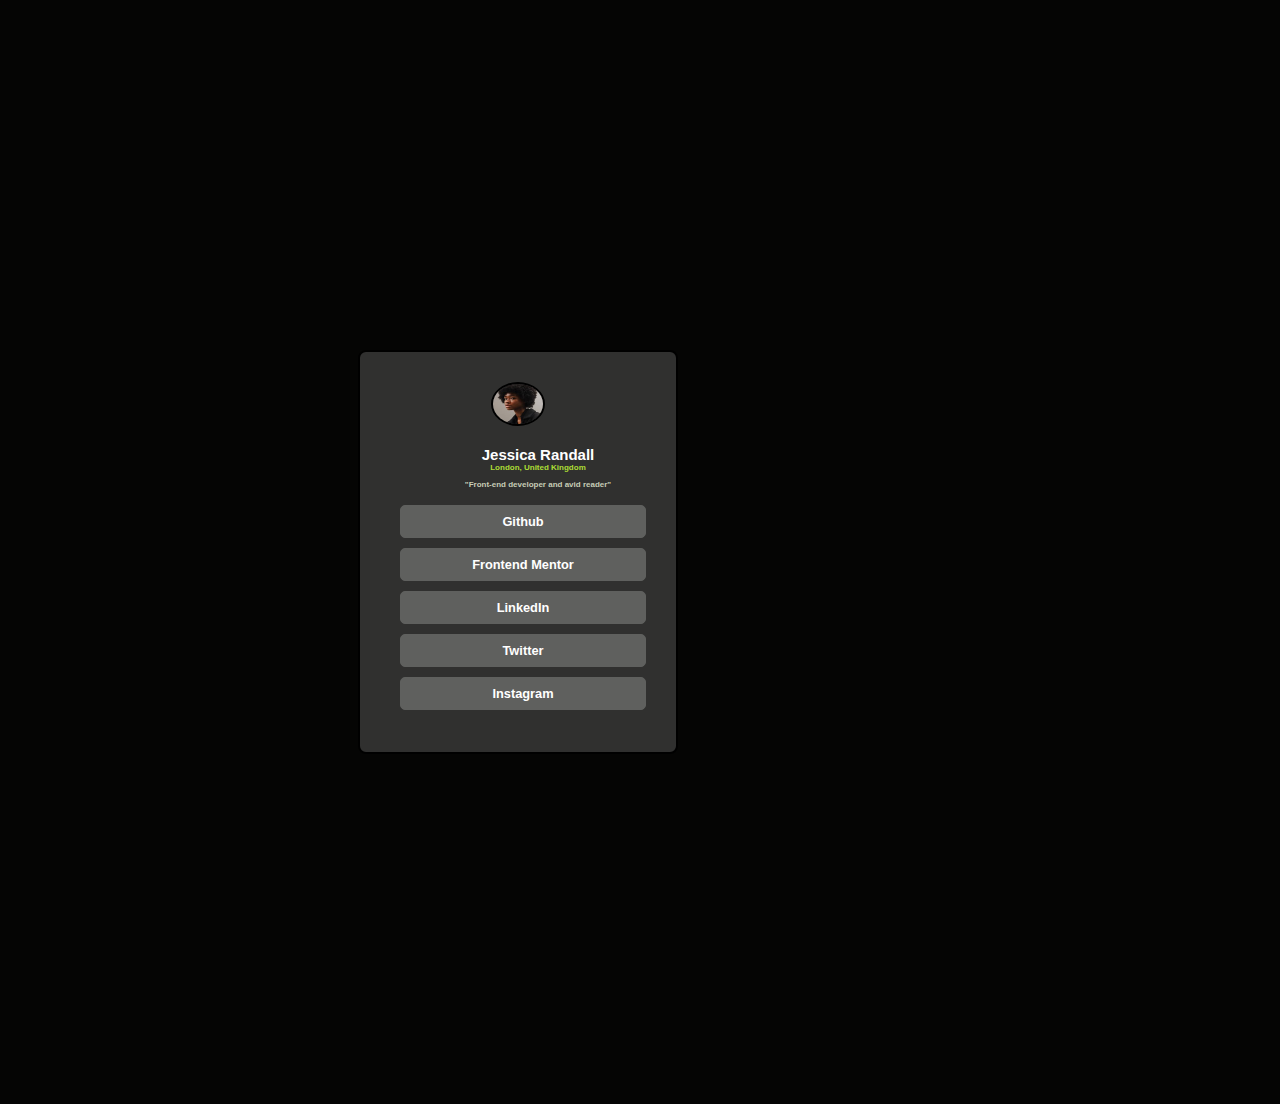
<file: index.html>
<!DOCTYPE html>
<html>
<head>
	<title>Social links profile</title>
</head>
<style type="text/css">
	body{
		font-family: sans-serif;
		background-color:#050504 /*#3C4036 */


	}
	.main-container{
		border: 2px solid black ;
		border-radius: 8px;
		background-color:#30302F; 
		height: 400px;
		width:25%;
		margin: 350px;
	}
	#image-style{
		float: center;
		width: 50px;
		height: 40px;
		margin-top:30px;
		border: 2px solid black;
		border-radius: 50%;
		

	}
	#list-1 li{
		text-decoration: none;
	}
	
	#list-1 {
		font-family: sans-serif;
		font-weight: bold;
		text-align: center;
		list-style-type: none;
		
	}

	.social-media{
		border: 1px solid #5F605E;
		border-radius: 5px;
		float: center;
		display: block;
		margin-top: 10px ;
		background-color: #5F605E; 
		font-size: 0.8rem;
		font-weight: bold;
		padding: 8px;
		color:white;
	}
	 #list-2{
	 	list-style-type: none;
	 	text-align: center;
	 	margin-right: 30px;
	 }
	 #list-2 :hover{
	 	color: black;
	 	background-color: lightgreen;
	 	cursor: pointer;
	 	border: 1px solid #5F605E;
	 }
	 #list-2 :active{
	 	color: black;
	 	background-color: green;
	 	cursor: pointer;
	 	border: 1px solid #5F605E;
	 }
	.name{
		font-size: 15px;
		color: white;

	}
	.city{
		font-size:0.5rem;
		color:#ACDD35;
		margin-top:0;
	}
	.job{
		font-size: 0.5rem;
		color:#C6CCB6;
	}



</style>
<body>
	<div class="main-container">
		<form class="main-form"></form>
		<section> 
				<center><img id="image-style" src="Avatar.jpeg"></center>
		</section>
		<ul  id="list-1">
			<li class="name">Jessica Randall</li>
			<li class="city">London, United Kingdom</li>
			<p  class="job">"Front-end developer and avid reader"</p></ul>
		<ul id="list-2">
			<li  class= "social-media">Github</li>
			<li  class= "social-media">Frontend Mentor</li>
			<li  class= "social-media">LinkedIn</li>
			<li  class= "social-media">Twitter</li>
			<li  class= "social-media">Instagram</li>
		</ul>
		
	</div>

</body>
</html>
</file>
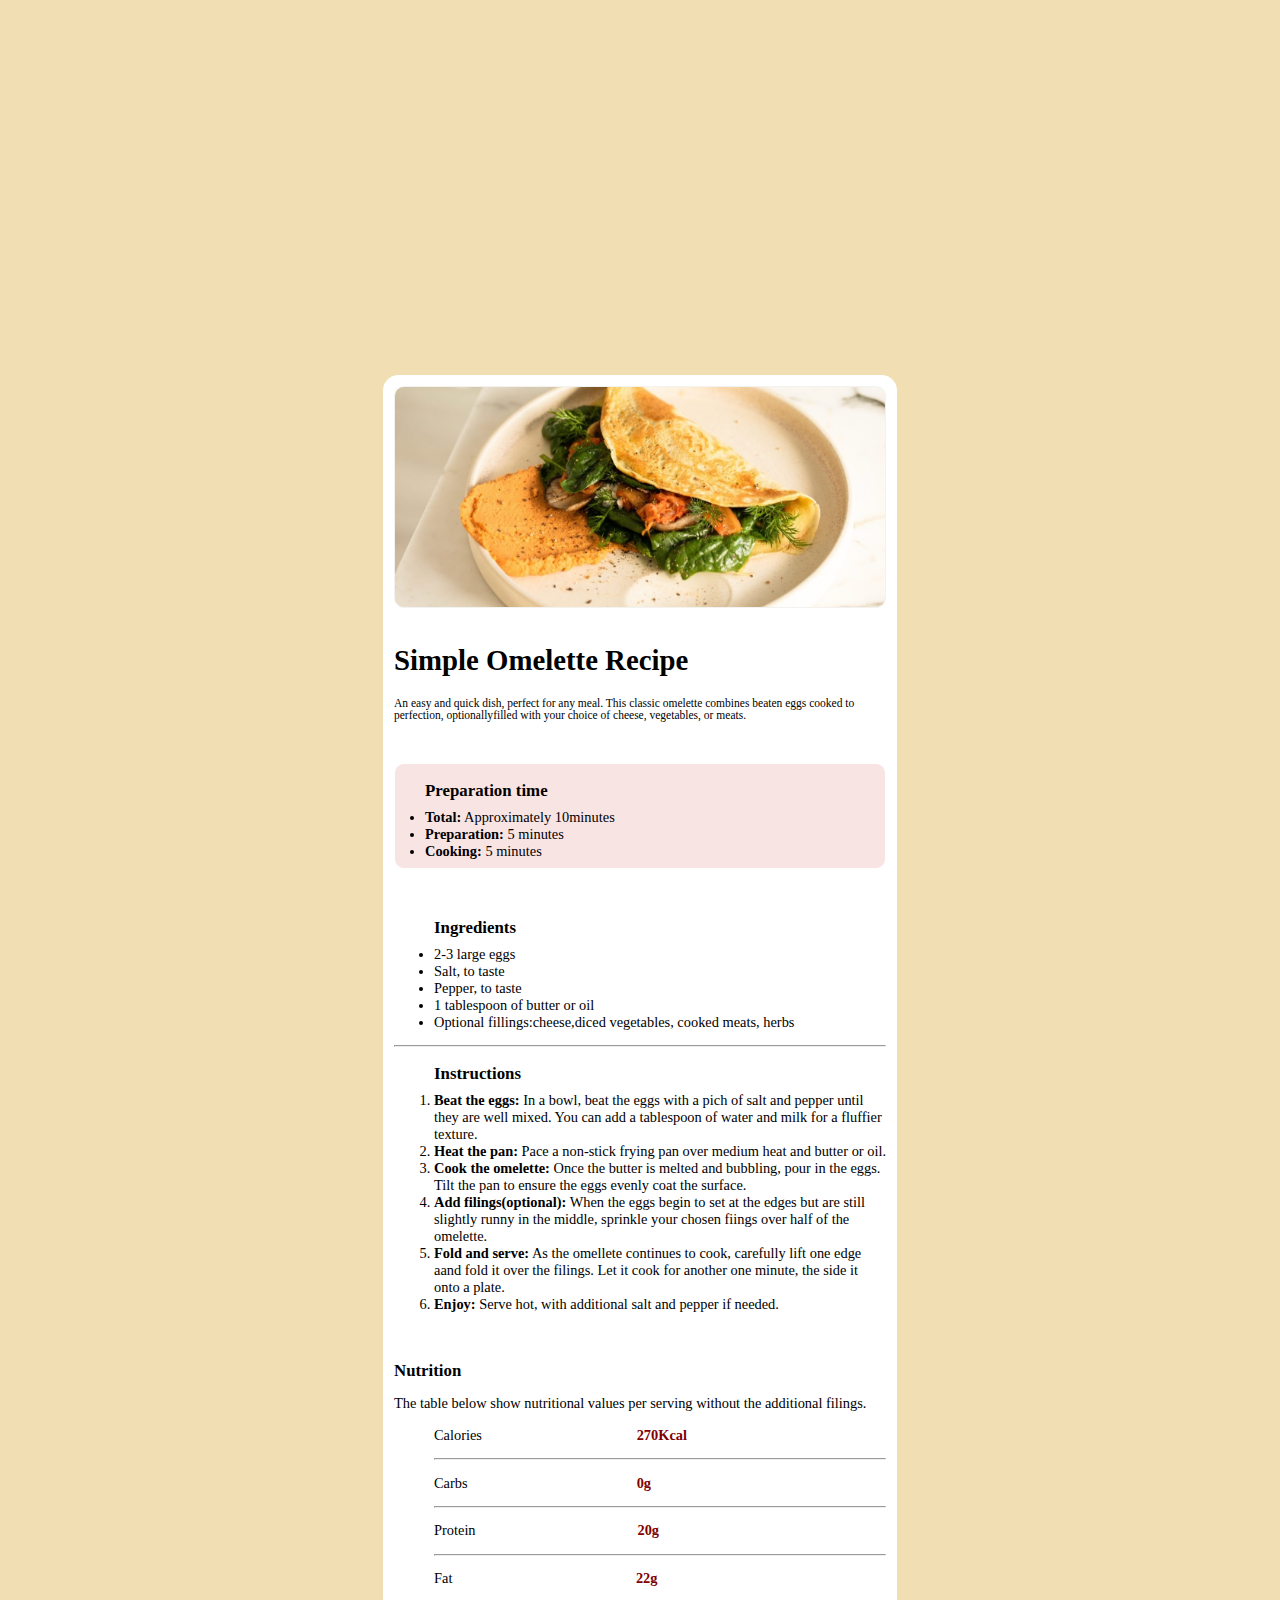
<file: Omelette.html>
<!DOCTYPE html>
<html>
<head>
	<link rel="stylesheet" type="text/css" href="omelette.css">
	<title></title>
</head>
<body>
<div class="container">
	<div id="picture">
		</div>
		<br>
	<h1>Simple Omelette Recipe</h1>
	<p id="adjustment"> 
		An easy and quick dish, perfect for any meal. This classic omelette combines beaten eggs cooked to perfection, optionallyfilled with your choice of cheese, vegetables, or meats.
	</p>
	<br>
	<ul class="listi">
		<h3>Preparation time</h3>
		<li><STRONG>Total:</STRONG> Approximately 10minutes</li>
		<li><strong>Preparation:</strong> 5 minutes</li>
		<li><strong>Cooking:</strong> 5 minutes</li>
	</ul>
	<br>
	<ul>
		<h3>Ingredients</h3>
		<li>2-3 large eggs</li>
		<li> Salt, to taste</li>
		<li>Pepper, to taste</li>
		<li>1 tablespoon of butter or oil</li>
		<li> Optional fillings:cheese,diced vegetables, cooked meats, herbs</li>
	</ul>
	
	<hr>
		
		<ol>
			<h3>Instructions</h3>
			<li><strong>Beat the eggs:</strong> In a bowl, beat the eggs with a pich of salt and pepper until they are well mixed. You can add a tablespoon of water and milk for a fluffier texture.</li>
			<li><strong>Heat the pan:</strong> Pace a non-stick frying pan over medium heat and butter or oil.</li>
			<li><strong>Cook the omelette:</strong> Once the butter is melted and bubbling, pour in the eggs. Tilt the pan to ensure the eggs evenly coat the surface.</li>
			<li><strong>Add filings(optional):</strong> When the eggs begin to set at the edges but are still slightly runny in the middle, sprinkle  your chosen fiings over half of the omelette. </li>
			<li><strong>Fold and serve:</strong> As the omellete  continues to cook, carefully lift one edge aand fold it over the filings. Let it cook for another one minute, the side it onto a plate. </li>
			<li><strong>Enjoy:</strong> Serve hot, with additional salt and pepper if needed.</li>
		</ol>
	<br>
	<div>
		<h3>Nutrition</h3>
		<p>The table below show nutritional values per serving without the additional filings.</p>
		<ol id="editor">
			<p><li> Calories &nbsp;&nbsp;&nbsp;&nbsp;&nbsp;&nbsp;&nbsp;&nbsp;&nbsp;&nbsp;&nbsp;&nbsp;&nbsp;&nbsp;&nbsp;&nbsp;&nbsp;&nbsp;&nbsp;&nbsp;&nbsp;&nbsp;&nbsp;&nbsp;&nbsp;&nbsp;&nbsp;&nbsp;&nbsp;&nbsp;&nbsp;&nbsp;&nbsp;&nbsp;&nbsp;&nbsp;&nbsp;&nbsp;&nbsp;&nbsp;&nbsp;&nbsp;<strong style="color:maroon">270Kcal</strong> </li></p>		
			<hr>
			<p><li> Carbs  &nbsp;&nbsp;&nbsp;&nbsp;&nbsp;&nbsp;&nbsp;&nbsp;&nbsp;&nbsp;&nbsp;&nbsp;&nbsp;&nbsp;&nbsp;&nbsp;&nbsp;&nbsp;&nbsp;&nbsp;&nbsp;&nbsp;&nbsp;&nbsp;&nbsp;&nbsp;&nbsp;&nbsp;&nbsp;&nbsp;&nbsp;&nbsp;&nbsp;&nbsp;&nbsp;&nbsp;&nbsp;&nbsp;&nbsp;&nbsp;&nbsp;&nbsp;&nbsp;&nbsp;&nbsp;&nbsp;<strong style="color:maroon">0g</strong> </li> </p>      
			<hr>
			<p><li> Protein   &nbsp;&nbsp;&nbsp;&nbsp;&nbsp;&nbsp;&nbsp;&nbsp;&nbsp;&nbsp;&nbsp;&nbsp;&nbsp;&nbsp;&nbsp;&nbsp;&nbsp;&nbsp;&nbsp;&nbsp;&nbsp;&nbsp;&nbsp;&nbsp;&nbsp;&nbsp;&nbsp;&nbsp;&nbsp;&nbsp;&nbsp;&nbsp;&nbsp;&nbsp;&nbsp;&nbsp;&nbsp;&nbsp;&nbsp;&nbsp;&nbsp;&nbsp;&nbsp; <strong style="color:maroon">20g</strong></li> </p>    
			<hr>
			<p><li> Fat      &nbsp;&nbsp;&nbsp;&nbsp;&nbsp;&nbsp;&nbsp;&nbsp;&nbsp;&nbsp;&nbsp;&nbsp;&nbsp;&nbsp;&nbsp;&nbsp;&nbsp;&nbsp;&nbsp;&nbsp;&nbsp;&nbsp;&nbsp;&nbsp;&nbsp;&nbsp;&nbsp;&nbsp;&nbsp;&nbsp;&nbsp;&nbsp;&nbsp;&nbsp;&nbsp;&nbsp;&nbsp;&nbsp;&nbsp;&nbsp;&nbsp;&nbsp;&nbsp;&nbsp;&nbsp;&nbsp;&nbsp;&nbsp;&nbsp;  <strong style="color:maroon">22g</strong></li> </p>    
			<hr>
		</ol>
	</div>
</div>
</body>
</html>
</file>
<file: omelette.css>
*{
	border: border-box;
}
body{
	background-color: #F1DEB3;
	font-family:'Georgia', serif;
	font-size: 0.9em;


}
.container{  				/*Body stylings*/
	border: 1px solid white;
	margin: 375px;
	padding: 10px;
	background-color: white;
	border-radius: 15px

}
#picture{			/*Picture styles*/
	padding: 10px;
	border: 1px solid #F2F3F1;
	border-radius: 10px;
	background-image: url(Omelette.jpeg);
	background-width: 250px
	position:relative;
	background-size: 500px;
	height: 200px;
	background-repeat: no-repeat;
	margin:40px
	width: 300px;
	display:block;
	text-align: center


	
}
.listi{						/*styling the ingredients list*/
	background-color: #F9E4E4;
	border: 1px solid white;
	padding top:8px;
	padding-bottom: 8px;
	padding-left: 30px;
	border-radius: 10px;
	color: black;


}
#adjustment{
	font-size: 0.8em;
}

#editor{
	list-style-type: none
}
hr{
	background-color: red;
}

}

h1{
	font-style: outfit-black;
	margin-bottom: 8px


}
h3{
	font-style: outfit-bold;
	margin-bottom: 8px

}
p{
	font: sans-serif;

}
@media screen(min-width: 1200px  and max-width: 1500 ){

	body{font-size: 0.9rem;
	color: #121310;

}
.picture{ 
	height: auto;
	text-align: center;
	font-size: 20px;
    width: 100%
    position: relative; 
 }
 .container{
    width: 100%;
    
 }


}
@media{
	font-s
}
</file>
